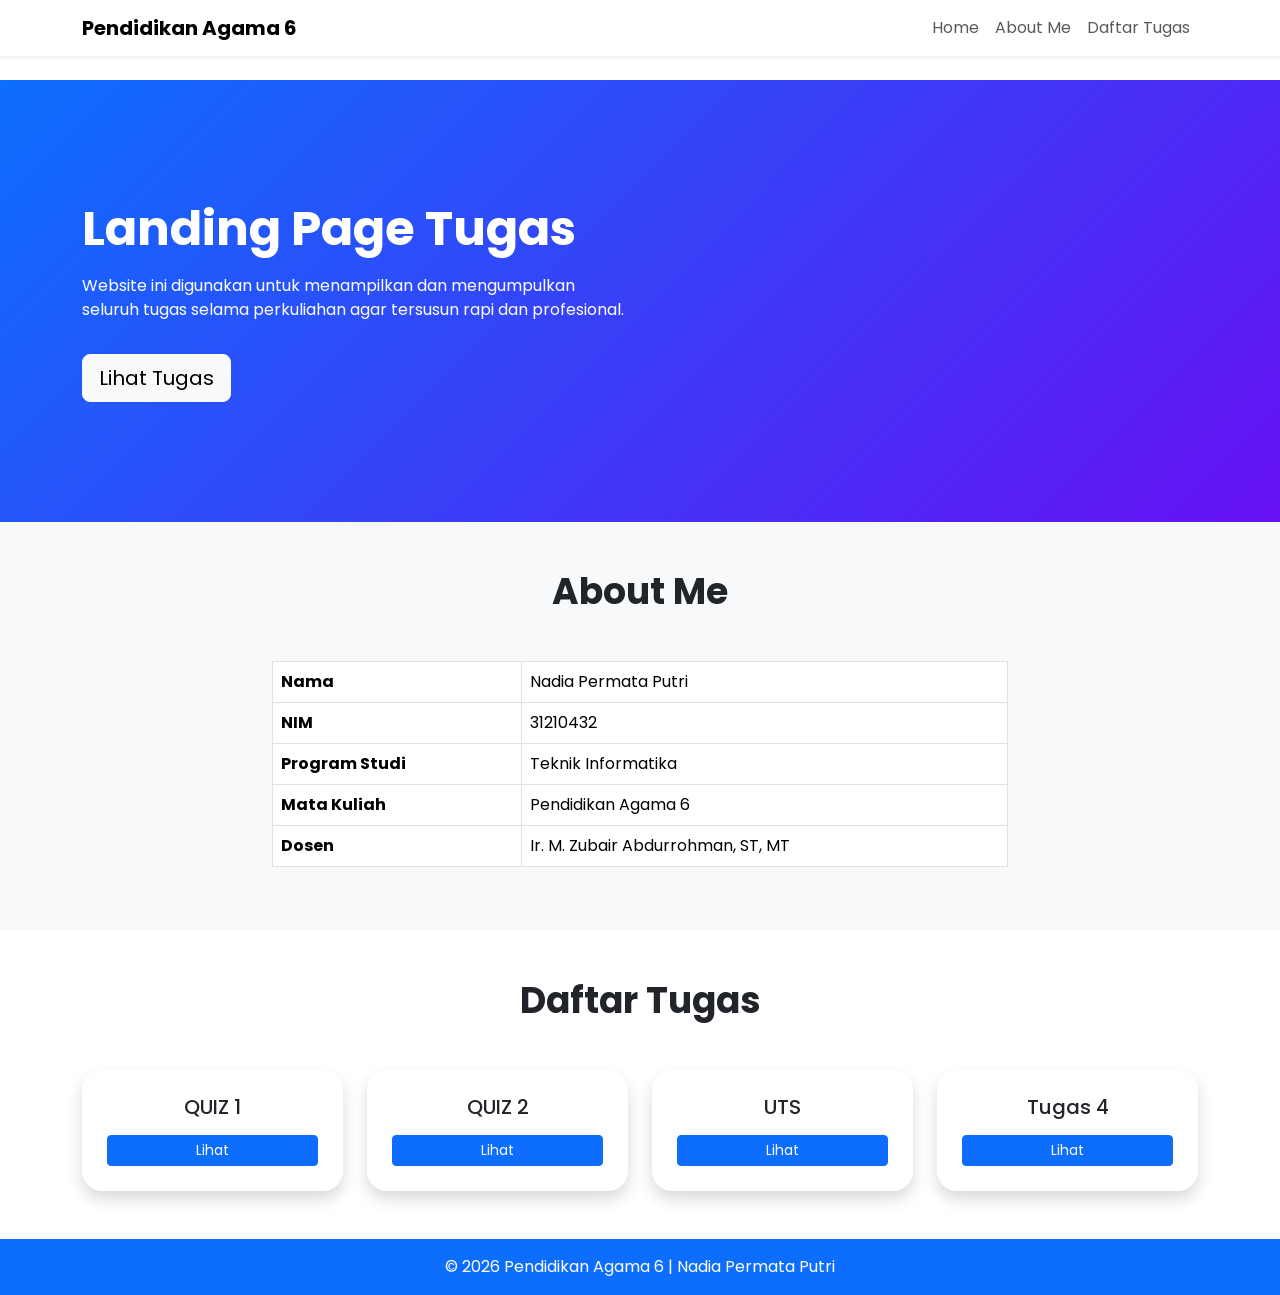
<file: index.html>
<!DOCTYPE html>
<html lang="id">
<head>
    <meta charset="UTF-8">
    <title>Pendidikan Agama 6</title>
    <meta name="viewport" content="width=device-width, initial-scale=1">

    <!-- Bootstrap -->
    <link href="https://cdn.jsdelivr.net/npm/bootstrap@5.3.2/dist/css/bootstrap.min.css" rel="stylesheet">

    <!-- Google Font -->
    <link href="https://fonts.googleapis.com/css2?family=Poppins:wght@400;600;700&display=swap" rel="stylesheet">

    <style>
        body {
            font-family: 'Poppins', sans-serif;
        }

        html {
            scroll-behavior: smooth;
        }

        .hero {
            background: linear-gradient(135deg, #0d6efd, #6610f2);
            color: white;
            padding: 120px 0;
        }

        .hero h1 {
            font-size: 48px;
            font-weight: 700;
        }

        .section-title {
            font-weight: 700;
            font-size: 36px;
        }

        .card-tugas {
            border: none;
            border-radius: 20px;
            padding: 25px;
            transition: 0.3s;
        }

        .card-tugas:hover {
            transform: translateY(-8px);
            box-shadow: 0 15px 25px rgba(0,0,0,0.1);
        }

        footer {
            background: #0d6efd;
            color: white;
        }
    </style>
</head>
<body>

<!-- NAVBAR -->
<nav class="navbar navbar-expand-lg navbar-light bg-white shadow-sm fixed-top">
  <div class="container">
    <a class="navbar-brand fw-bold" href="#">Pendidikan Agama 6</a>

    <button class="navbar-toggler" type="button" data-bs-toggle="collapse" data-bs-target="#menu">
      <span class="navbar-toggler-icon"></span>
    </button>

    <div class="collapse navbar-collapse" id="menu">
      <ul class="navbar-nav ms-auto">
        <li class="nav-item">
          <a class="nav-link" href="#home">Home</a>
        </li>
        <li class="nav-item">
          <a class="nav-link" href="#about">About Me</a>
        </li>
        <li class="nav-item">
          <a class="nav-link" href="#tugas">Daftar Tugas</a>
        </li>
      </ul>
    </div>
  </div>
</nav>

<!-- HOME -->
<section class="hero" style="margin-top:80px;">
    <div class="container">
        <div class="row align-items-center">

            <div class="col-lg-6">
                <h1>Landing Page Tugas</h1>
                <p class="mt-3">
                    Website ini digunakan untuk menampilkan dan mengumpulkan 
                    seluruh tugas selama perkuliahan agar tersusun rapi dan profesional.
                </p>
        <a href="#tugas" class="btn btn-light btn-lg mt-3">Lihat Tugas</a>
    </div>
</section>

<!-- ABOUT ME -->
<section id="about" class="py-5 bg-light">
    <div class="container">
        <h2 class="text-center section-title mb-5">About Me</h2>

        <div class="row justify-content-center">
            <div class="col-md-8">
                <table class="table table-bordered">
                    <tr><th>Nama </th><td>Nadia Permata Putri</td></tr>
                    <tr><th>NIM</th><td>31210432</td></tr>
                    <tr><th>Program Studi</th><td>Teknik Informatika</td></tr>
                
                    <tr><th>Mata Kuliah</th><td>Pendidikan Agama 6</td></tr>
                    <tr><th>Dosen</th><td>Ir. M. Zubair Abdurrohman, ST, MT</td></tr>
                </table>
            </div>
        </div>
    </div>
</section>

<!-- TUGAS -->
<section id="tugas" class="py-5">
    <div class="container">
        <h2 class="text-center section-title mb-5">Daftar Tugas</h2>

        <div class="row g-4 text-center">

            <div class="col-md-6 col-lg-3">
                <div class="card card-tugas shadow">
                    <h5>QUIZ 1</h5>
                    <a href="QUIZ1.html" class="btn btn-primary btn-sm mt-2">Lihat</a>
                </div>
            </div>

              <div class="col-md-6 col-lg-3">
                <div class="card card-tugas shadow">
                    <h5>QUIZ 2</h5>
                    <a href="quiz2.html" class="btn btn-primary btn-sm mt-2">Lihat</a>
                </div>
            </div>


            <div class="col-md-6 col-lg-3">
                <div class="card card-tugas shadow">
                    <h5>UTS</h5>
                    <a href="UTS.html" class="btn btn-primary btn-sm mt-2">Lihat</a>
                </div>
            </div>

            <div class="col-md-6 col-lg-3">
                <div class="card card-tugas shadow">
                    <h5>Tugas 4</h5>
                    <a href="tugas4.html" class="btn btn-primary btn-sm mt-2">Lihat</a>
                </div>
            </div>

        </div>
    </div>
</section>

<footer class="text-center py-3">
    © 2026 Pendidikan Agama 6 | Nadia Permata Putri
</footer>

<script src="https://cdn.jsdelivr.net/npm/bootstrap@5.3.2/dist/js/bootstrap.bundle.min.js"></script>
</body>
</html>
</file>
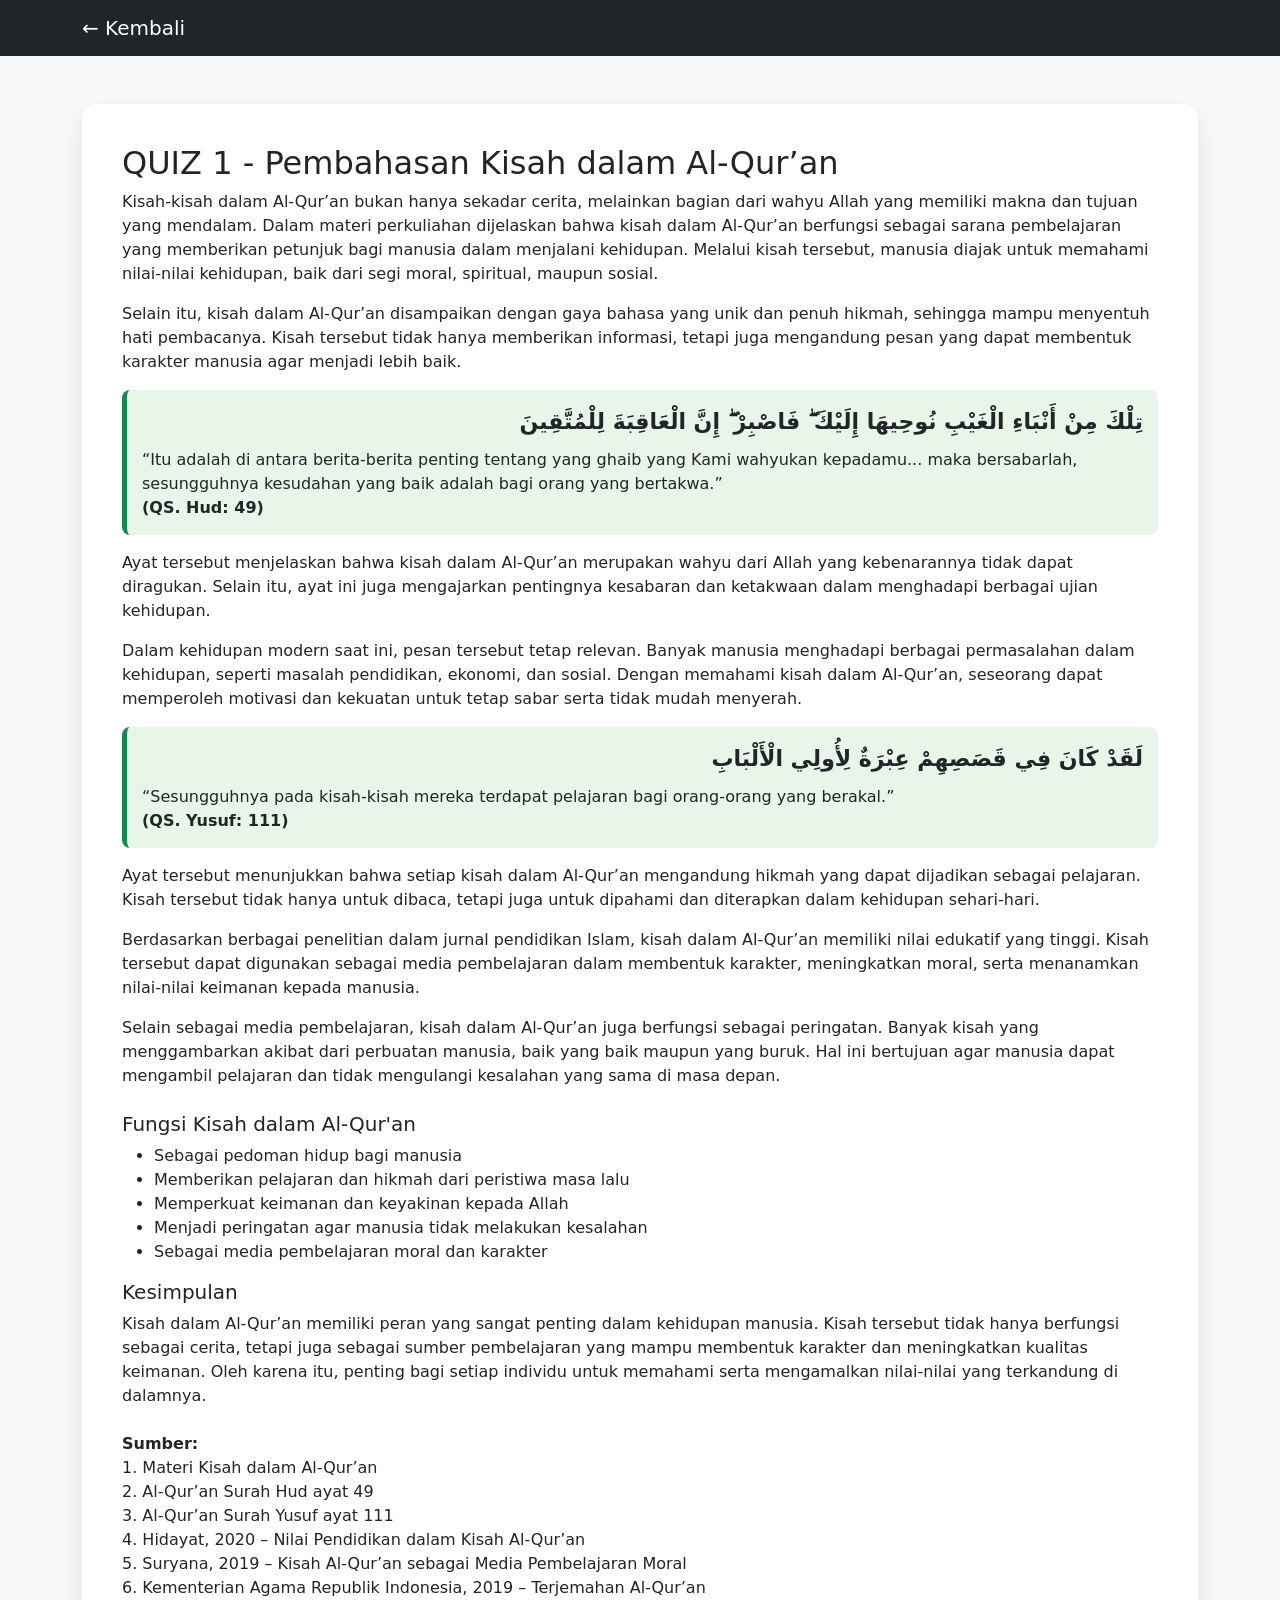
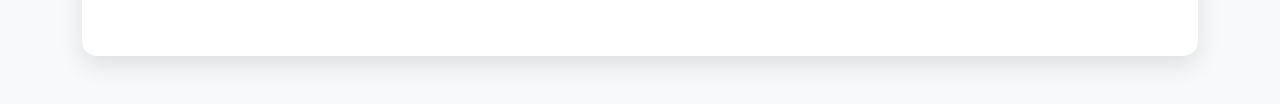
<file: QUIZ1.html>
<!DOCTYPE html>
<html lang="id">
<head>
    <meta charset="UTF-8">
    <title>QUIZ 1</title>
    <meta name="viewport" content="width=device-width, initial-scale=1">

    <link href="https://cdn.jsdelivr.net/npm/bootstrap@5.3.2/dist/css/bootstrap.min.css" rel="stylesheet">

    <style>
        body { background: #f8f9fa; }

        .content { 
            background: white; 
            padding: 40px; 
            border-radius: 15px; 
            box-shadow: 0 10px 25px rgba(0,0,0,0.1);
        }

        .ayat {
            background: #e8f5e9;
            padding: 15px;
            border-left: 5px solid #198754;
            border-radius: 8px;
        }

        .arab {
            font-size: 22px;
            text-align: right;
            direction: rtl;
            font-weight: bold;
            margin-bottom: 10px;
        }
    </style>
</head>
<body>

<nav class="navbar navbar-dark bg-dark">
  <div class="container">
    <a class="navbar-brand" href="index.html">← Kembali</a>
  </div>
</nav>

<div class="container py-5">
<div class="content">

<h2>QUIZ 1 - Pembahasan Kisah dalam Al-Qur’an</h2>

<p>
    Kisah-kisah dalam Al-Qur’an bukan hanya sekadar cerita, melainkan bagian dari wahyu Allah
    yang memiliki makna dan tujuan yang mendalam. Dalam materi perkuliahan dijelaskan bahwa
    kisah dalam Al-Qur’an berfungsi sebagai sarana pembelajaran yang memberikan petunjuk bagi
    manusia dalam menjalani kehidupan. Melalui kisah tersebut, manusia diajak untuk memahami
    nilai-nilai kehidupan, baik dari segi moral, spiritual, maupun sosial.
</p>

<p>
    Selain itu, kisah dalam Al-Qur’an disampaikan dengan gaya bahasa yang unik dan penuh hikmah,
    sehingga mampu menyentuh hati pembacanya. Kisah tersebut tidak hanya memberikan informasi,
    tetapi juga mengandung pesan yang dapat membentuk karakter manusia agar menjadi lebih baik.
</p>

<div class="ayat mt-3">
    <div class="arab">
        تِلْكَ مِنْ أَنْبَاءِ الْغَيْبِ نُوحِيهَا إِلَيْكَ ۖ فَاصْبِرْ ۖ إِنَّ الْعَاقِبَةَ لِلْمُتَّقِينَ
    </div>
    “Itu adalah di antara berita-berita penting tentang yang ghaib yang Kami wahyukan kepadamu...
    maka bersabarlah, sesungguhnya kesudahan yang baik adalah bagi orang yang bertakwa.”
    <br><b>(QS. Hud: 49)</b>
</div>

<p class="mt-3">
    Ayat tersebut menjelaskan bahwa kisah dalam Al-Qur’an merupakan wahyu dari Allah yang
    kebenarannya tidak dapat diragukan. Selain itu, ayat ini juga mengajarkan pentingnya
    kesabaran dan ketakwaan dalam menghadapi berbagai ujian kehidupan.
</p>

<p>
    Dalam kehidupan modern saat ini, pesan tersebut tetap relevan. Banyak manusia menghadapi
    berbagai permasalahan dalam kehidupan, seperti masalah pendidikan, ekonomi, dan sosial.
    Dengan memahami kisah dalam Al-Qur’an, seseorang dapat memperoleh motivasi dan kekuatan
    untuk tetap sabar serta tidak mudah menyerah.
</p>

<div class="ayat mt-3">
    <div class="arab">
        لَقَدْ كَانَ فِي قَصَصِهِمْ عِبْرَةٌ لِأُولِي الْأَلْبَابِ
    </div>
    “Sesungguhnya pada kisah-kisah mereka terdapat pelajaran bagi orang-orang yang berakal.”
    <br><b>(QS. Yusuf: 111)</b>
</div>

<p class="mt-3">
    Ayat tersebut menunjukkan bahwa setiap kisah dalam Al-Qur’an mengandung hikmah yang dapat
    dijadikan sebagai pelajaran. Kisah tersebut tidak hanya untuk dibaca, tetapi juga untuk
    dipahami dan diterapkan dalam kehidupan sehari-hari.
</p>

<p>
    Berdasarkan berbagai penelitian dalam jurnal pendidikan Islam, kisah dalam Al-Qur’an memiliki
    nilai edukatif yang tinggi. Kisah tersebut dapat digunakan sebagai media pembelajaran dalam
    membentuk karakter, meningkatkan moral, serta menanamkan nilai-nilai keimanan kepada manusia.
</p>

<p>
    Selain sebagai media pembelajaran, kisah dalam Al-Qur’an juga berfungsi sebagai peringatan.
    Banyak kisah yang menggambarkan akibat dari perbuatan manusia, baik yang baik maupun yang
    buruk. Hal ini bertujuan agar manusia dapat mengambil pelajaran dan tidak mengulangi kesalahan
    yang sama di masa depan.
</p>

<h5 class="mt-4">Fungsi Kisah dalam Al-Qur'an</h5>
<ul>
    <li>Sebagai pedoman hidup bagi manusia</li>
    <li>Memberikan pelajaran dan hikmah dari peristiwa masa lalu</li>
    <li>Memperkuat keimanan dan keyakinan kepada Allah</li>
    <li>Menjadi peringatan agar manusia tidak melakukan kesalahan</li>
    <li>Sebagai media pembelajaran moral dan karakter</li>
</ul>

<h5>Kesimpulan</h5>
<p>
    Kisah dalam Al-Qur’an memiliki peran yang sangat penting dalam kehidupan manusia.
    Kisah tersebut tidak hanya berfungsi sebagai cerita, tetapi juga sebagai sumber
    pembelajaran yang mampu membentuk karakter dan meningkatkan kualitas keimanan.
    Oleh karena itu, penting bagi setiap individu untuk memahami serta mengamalkan
    nilai-nilai yang terkandung di dalamnya.
</p>


<p class="mt-4">
    <b>Sumber:</b><br>
    1. Materi Kisah dalam Al-Qur’an <br>
    2. Al-Qur’an Surah Hud ayat 49<br>
    3. Al-Qur’an Surah Yusuf ayat 111<br>
    4. Hidayat, 2020 – Nilai Pendidikan dalam Kisah Al-Qur’an<br>
    5. Suryana, 2019 – Kisah Al-Qur’an sebagai Media Pembelajaran Moral<br>
    6. Kementerian Agama Republik Indonesia, 2019 – Terjemahan Al-Qur’an
</p>

</div>
</div>

</body>
</html>
</file>
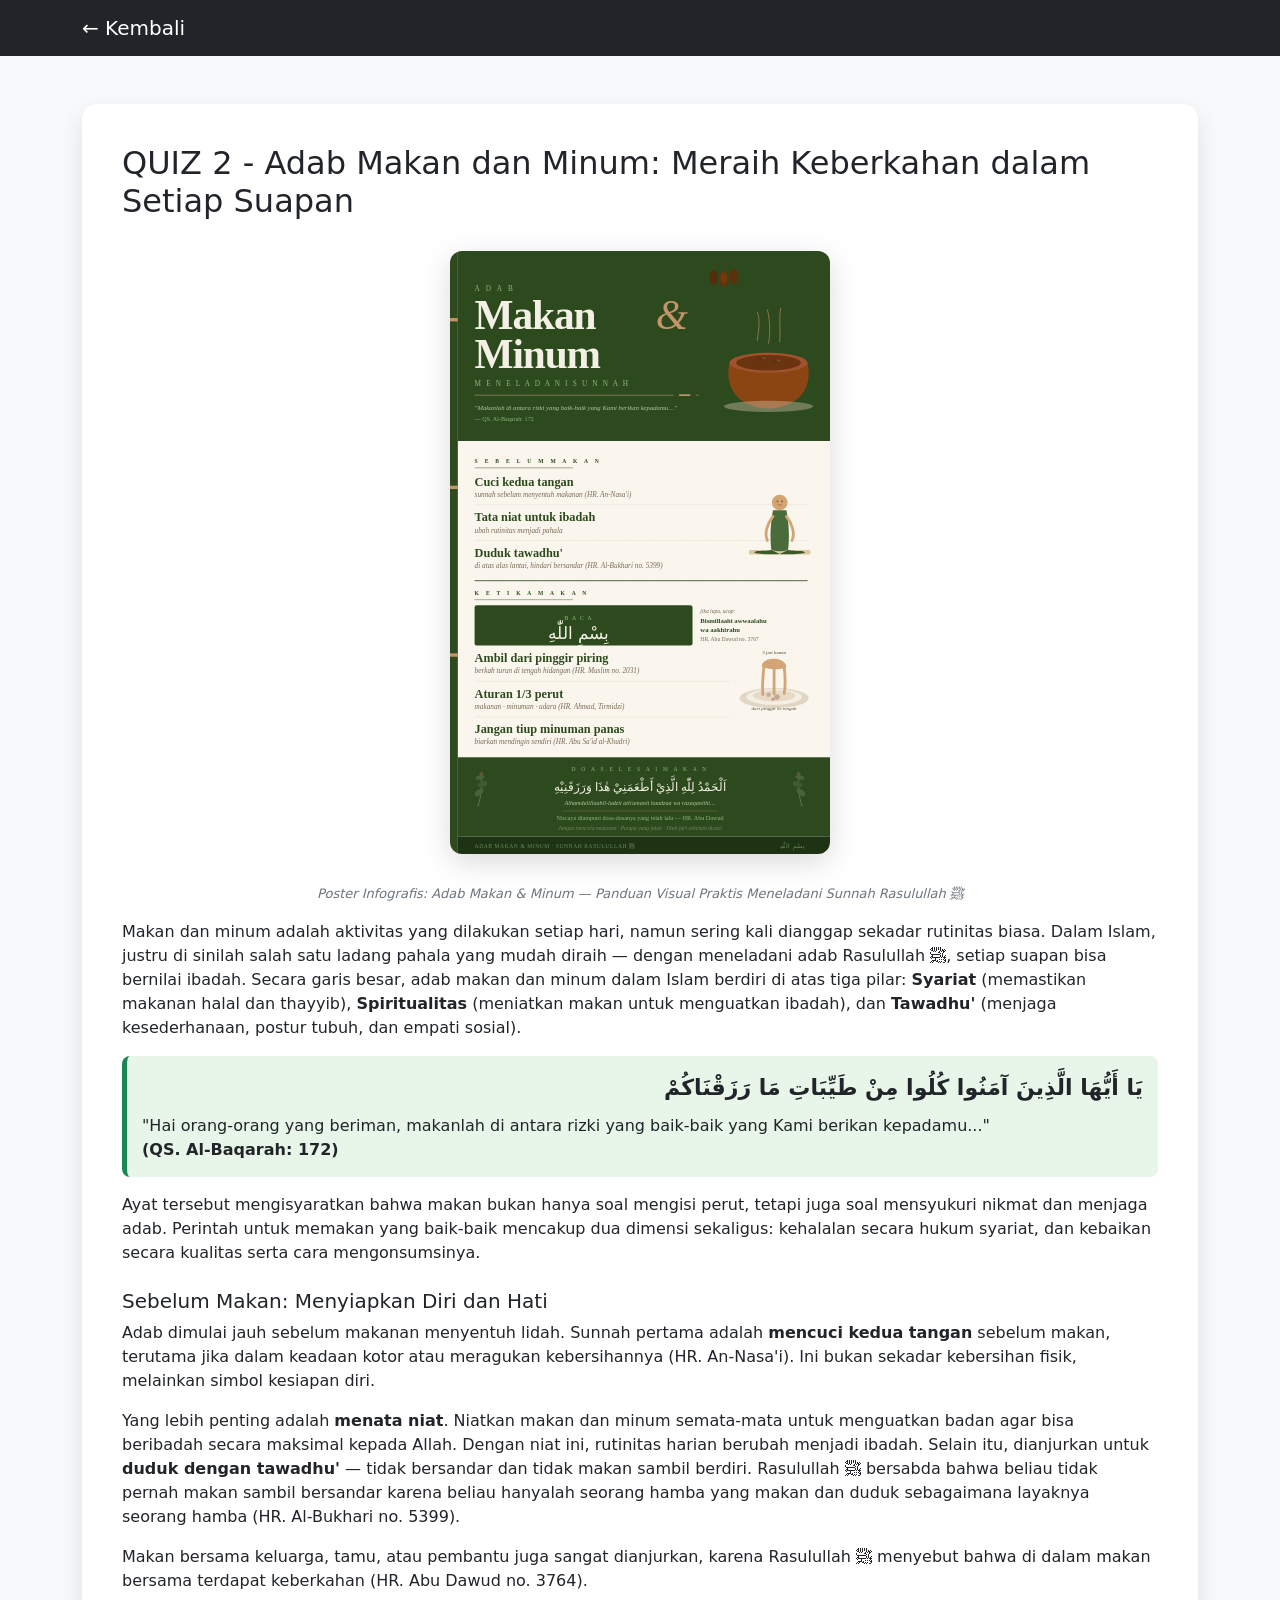
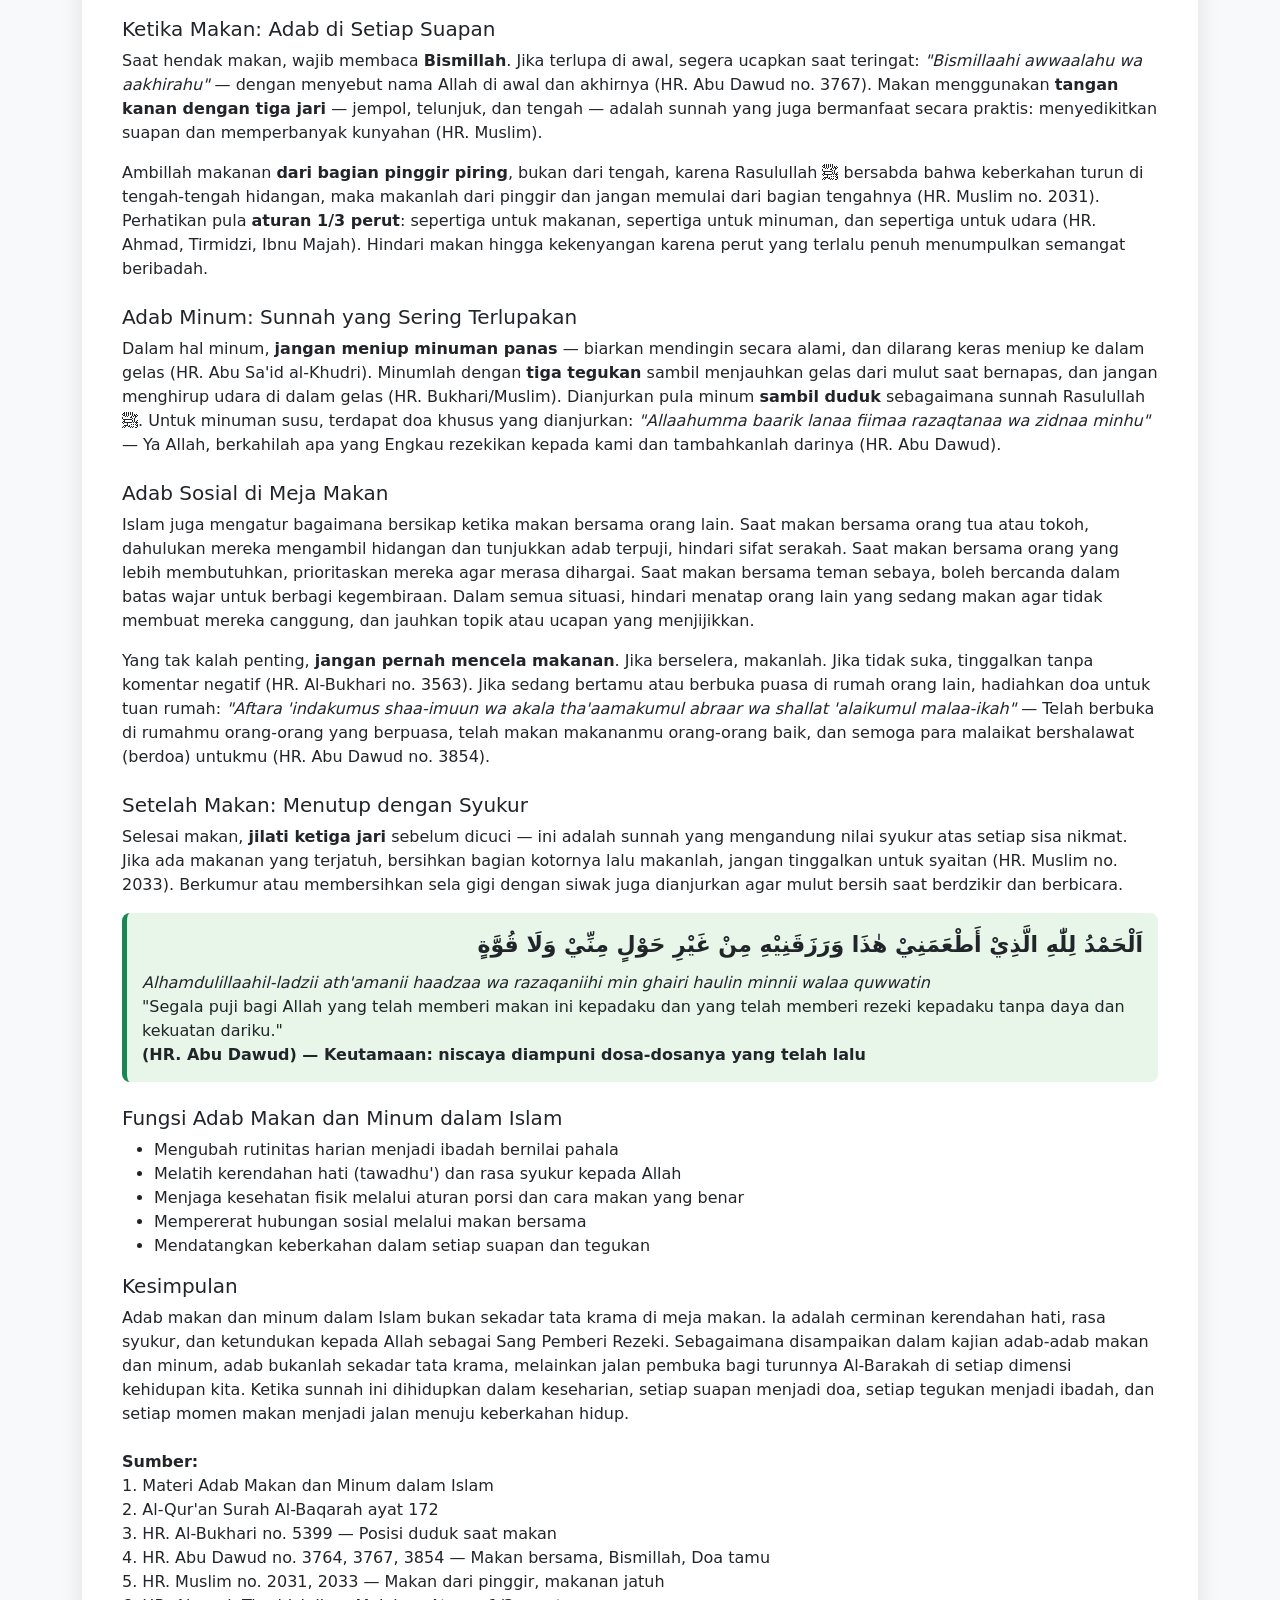
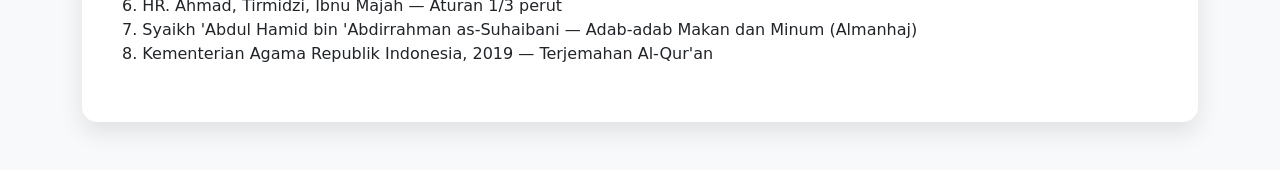
<file: quiz2.html>
<!DOCTYPE html>
<html lang="id">
<head>
    <meta charset="UTF-8">
    <title>QUIZ 2</title>
    <meta name="viewport" content="width=device-width, initial-scale=1">

    <link href="https://cdn.jsdelivr.net/npm/bootstrap@5.3.2/dist/css/bootstrap.min.css" rel="stylesheet">

    <style>
        body { background: #f8f9fa; }

        .content { 
            background: white; 
            padding: 40px; 
            border-radius: 15px; 
            box-shadow: 0 10px 25px rgba(0,0,0,0.1);
        }

        .ayat {
            background: #e8f5e9;
            padding: 15px;
            border-left: 5px solid #198754;
            border-radius: 8px;
        }

        .arab {
            font-size: 22px;
            text-align: right;
            direction: rtl;
            font-weight: bold;
            margin-bottom: 10px;
        }

        .poster-wrapper {
            margin: 30px auto;
            border-radius: 12px;
            overflow: hidden;
            box-shadow: 0 8px 30px rgba(0,0,0,0.15);
            max-width: 380px;
        }

        .poster-wrapper svg {
            display: block;
            width: 100%;
            height: auto;
        }

        .poster-caption {
            text-align: center;
            font-size: 13px;
            color: #6c757d;
            margin-top: 8px;
            font-style: italic;
        }
    </style>
</head>
<body>

<nav class="navbar navbar-dark bg-dark">
  <div class="container">
    <a class="navbar-brand" href="index.html">← Kembali</a>
  </div>
</nav>

<div class="container py-5">
<div class="content">

<h2>QUIZ 2 - Adab Makan dan Minum: Meraih Keberkahan dalam Setiap Suapan</h2>

<!-- POSTER -->
<div class="poster-wrapper">
<svg width="100%" viewBox="0 0 680 1080" role="img" xmlns="http://www.w3.org/2000/svg">
  <rect width="680" height="1080" fill="#FAF6EE"/>
  <pattern id="dots" x="0" y="0" width="20" height="20" patternUnits="userSpaceOnUse">
    <circle cx="10" cy="10" r="0.8" fill="#C8B89A" opacity="0.35"/>
  </pattern>
  <rect width="680" height="1080" fill="url(#dots)"/>
  <rect x="0" y="0" width="14" height="1080" fill="#2D4A1E"/>
  <rect x="0" y="120" width="14" height="6" fill="#C4956A"/>
  <rect x="0" y="420" width="14" height="6" fill="#C4956A"/>
  <rect x="0" y="720" width="14" height="6" fill="#C4956A"/>
  <rect x="14" y="0" width="666" height="340" fill="#2D4A1E"/>
  <text x="44" y="72" font-family="Georgia,serif" font-size="13" fill="#8DB87A" letter-spacing="4">A D A B</text>
  <text x="44" y="140" font-family="Georgia,serif" font-size="74" font-weight="700" fill="#F4EFE4" letter-spacing="-2">Makan</text>
  <text x="368" y="140" font-family="Georgia,serif" font-size="74" font-weight="400" fill="#C4956A" font-style="italic">&amp;</text>
  <text x="44" y="210" font-family="Georgia,serif" font-size="74" font-weight="700" fill="#F4EFE4" letter-spacing="-2">Minum</text>
  <text x="44" y="242" font-family="Georgia,serif" font-size="13" fill="#8DB87A" letter-spacing="3">M E N E L A D A N I   S U N N A H</text>
  <line x1="44" y1="258" x2="400" y2="258" stroke="#C4956A" stroke-width="1"/>
  <line x1="410" y1="258" x2="430" y2="258" stroke="#C4956A" stroke-width="3"/>
  <line x1="440" y1="258" x2="445" y2="258" stroke="#C4956A" stroke-width="1"/>
  <text x="44" y="284" font-family="Georgia,serif" font-size="12" fill="#B0C89A" font-style="italic">"Makanlah di antara rizki yang baik-baik yang Kami berikan kepadamu…"</text>
  <text x="44" y="304" font-family="Georgia,serif" font-size="11" fill="#8DB87A">— QS. Al-Baqarah: 172</text>
  <!-- Bowl illustration -->
  <g transform="translate(570,170)">
    <path d="M-70,30 C-80,80 -50,110 0,112 C50,110 80,80 70,30Z" fill="#8B4513"/>
    <ellipse cx="0" cy="30" rx="70" ry="18" fill="#A0522D"/>
    <ellipse cx="0" cy="30" rx="58" ry="14" fill="#6B3410"/>
    <path d="M-20,-10 C-18,-30 -14,-45 -20,-60" fill="none" stroke="#C4956A" stroke-width="1.5" stroke-linecap="round" opacity="0.7"/>
    <path d="M0,-5 C4,-28 2,-48 -2,-65" fill="none" stroke="#C4956A" stroke-width="1.5" stroke-linecap="round" opacity="0.7"/>
    <path d="M20,-8 C22,-32 18,-50 22,-68" fill="none" stroke="#C4956A" stroke-width="1.5" stroke-linecap="round" opacity="0.7"/>
    <ellipse cx="-15" cy="24" rx="8" ry="3" fill="#5A2D0A" opacity="0.5"/>
    <ellipse cx="10" cy="28" rx="6" ry="2" fill="#5A2D0A" opacity="0.4"/>
    <ellipse cx="-8" cy="22" rx="3" ry="1.5" fill="#4A7A30" opacity="0.8" transform="rotate(-20,-8,22)"/>
    <ellipse cx="18" cy="26" rx="3" ry="1.5" fill="#4A7A30" opacity="0.8" transform="rotate(15,18,26)"/>
    <ellipse cx="0" cy="108" rx="80" ry="10" fill="#D4C5B0" opacity="0.4"/>
  </g>
  <!-- Dates -->
  <g transform="translate(490,50)" opacity="0.6">
    <ellipse cx="0" cy="0" rx="8" ry="14" fill="#8B2500"/>
    <ellipse cx="0" cy="-2" rx="6" ry="10" fill="#A03000"/>
    <line x1="0" y1="-14" x2="0" y2="-22" stroke="#5C3A1E" stroke-width="1.5"/>
    <ellipse cx="18" cy="-4" rx="8" ry="14" fill="#7A2000"/>
    <line x1="18" y1="-18" x2="18" y2="-26" stroke="#5C3A1E" stroke-width="1.5"/>
    <ellipse cx="-18" cy="-2" rx="8" ry="13" fill="#6B1E00"/>
    <line x1="-18" y1="-15" x2="-20" y2="-23" stroke="#5C3A1E" stroke-width="1.5"/>
    <path d="M-20,-23 C-10,-30 10,-30 18,-26" fill="none" stroke="#5C3A1E" stroke-width="1.5"/>
  </g>
  <!-- Sebelum Makan section -->
  <text x="44" y="380" font-family="Georgia,serif" font-size="10" fill="#2D4A1E" letter-spacing="5" font-weight="700">S E B E L U M   M A K A N</text>
  <line x1="44" y1="388" x2="220" y2="388" stroke="#2D4A1E" stroke-width="0.8"/>
  <text x="44" y="420" font-family="Georgia,serif" font-size="22" font-weight="700" fill="#2D4A1E">Cuci kedua tangan</text>
  <text x="44" y="440" font-family="Georgia,serif" font-size="13" fill="#7A6A55" font-style="italic">sunnah sebelum menyentuh makanan (HR. An-Nasa'i)</text>
  <line x1="44" y1="454" x2="640" y2="454" stroke="#D4C5B0" stroke-width="0.5"/>
  <text x="44" y="484" font-family="Georgia,serif" font-size="22" font-weight="700" fill="#2D4A1E">Tata niat untuk ibadah</text>
  <text x="44" y="504" font-family="Georgia,serif" font-size="13" fill="#7A6A55" font-style="italic">ubah rutinitas menjadi pahala</text>
  <line x1="44" y1="518" x2="640" y2="518" stroke="#D4C5B0" stroke-width="0.5"/>
  <text x="44" y="548" font-family="Georgia,serif" font-size="22" font-weight="700" fill="#2D4A1E">Duduk tawadhu'</text>
  <text x="44" y="568" font-family="Georgia,serif" font-size="13" fill="#7A6A55" font-style="italic">di atas alas lantai, hindari bersandar (HR. Al-Bukhari no. 5399)</text>
  <!-- Sitting figure -->
  <g transform="translate(590,480)">
    <rect x="-55" y="55" width="110" height="8" rx="2" fill="#C8A870" opacity="0.6"/>
    <circle cx="0" cy="-30" r="14" fill="#D4A574"/>
    <circle cx="-4" cy="-32" r="1.5" fill="#7A4A25"/>
    <circle cx="4" cy="-32" r="1.5" fill="#7A4A25"/>
    <path d="M-3,-26 Q0,-24 3,-26" fill="none" stroke="#7A4A25" stroke-width="1" stroke-linecap="round"/>
    <path d="M-12,-16 C-16,5 -18,30 -15,55 C-5,58 5,58 15,55 C18,30 16,5 12,-16Z" fill="#4A6B3A"/>
    <path d="M-12,-5 C-22,8 -28,25 -22,38" fill="none" stroke="#D4A574" stroke-width="5" stroke-linecap="round"/>
    <path d="M12,-5 C22,8 28,25 22,38" fill="none" stroke="#D4A574" stroke-width="5" stroke-linecap="round"/>
    <path d="M-15,55 C-30,58 -45,55 -45,60 C-45,62 -10,64 0,62" fill="#3A5A2A"/>
    <path d="M15,55 C30,58 45,55 45,60 C45,62 10,64 0,62" fill="#3A5A2A"/>
  </g>
  <!-- Ketika Makan -->
  <line x1="44" y1="590" x2="640" y2="590" stroke="#2D4A1E" stroke-width="1.5"/>
  <text x="44" y="616" font-family="Georgia,serif" font-size="10" fill="#2D4A1E" letter-spacing="5" font-weight="700">K E T I K A   M A K A N</text>
  <line x1="44" y1="624" x2="220" y2="624" stroke="#2D4A1E" stroke-width="0.8"/>
  <!-- Bismillah card -->
  <rect x="44" y="634" width="390" height="72" fill="#2D4A1E" rx="4"/>
  <text x="230" y="660" font-family="Georgia,serif" font-size="11" fill="#8DB87A" text-anchor="middle" letter-spacing="2">B A C A</text>
  <text x="230" y="694" font-family="Georgia,serif" font-size="30" fill="#F4EFE4" text-anchor="middle">بِسْمِ اللّٰهِ</text>
  <text x="448" y="648" font-family="Georgia,serif" font-size="10" fill="#7A6A55" font-style="italic">jika lupa, ucap:</text>
  <text x="448" y="666" font-family="Georgia,serif" font-size="12" fill="#2D4A1E" font-weight="700">Bismillaahi awwaalahu</text>
  <text x="448" y="682" font-family="Georgia,serif" font-size="12" fill="#2D4A1E" font-weight="700">wa aakhirahu</text>
  <text x="448" y="698" font-family="Georgia,serif" font-size="10" fill="#7A6A55">HR. Abu Dawud no. 3767</text>
  <!-- Plate illustration -->
  <g transform="translate(580,780)">
    <ellipse cx="0" cy="20" rx="62" ry="18" fill="#C8B89A" opacity="0.5"/>
    <ellipse cx="0" cy="18" rx="50" ry="14" fill="#F4EFE4"/>
    <ellipse cx="0" cy="16" rx="38" ry="10" fill="#D4B89A" opacity="0.4"/>
    <circle cx="-10" cy="14" r="4" fill="#A08060" opacity="0.5"/>
    <circle cx="5" cy="18" r="5" fill="#8B6040" opacity="0.4"/>
    <circle cx="-2" cy="22" r="3" fill="#7A5030" opacity="0.4"/>
    <text x="0" y="42" font-family="Georgia,serif" font-size="9" fill="#5A4A35" text-anchor="middle" font-style="italic">dari pinggir ke tengah</text>
    <path d="M-18,-38 C-20,-20 -22,0 -20,14" fill="none" stroke="#D4A574" stroke-width="5" stroke-linecap="round"/>
    <path d="M0,-42 C0,-22 0,0 0,12" fill="none" stroke="#D4A574" stroke-width="5" stroke-linecap="round"/>
    <path d="M18,-36 C20,-18 20,2 18,12" fill="none" stroke="#D4A574" stroke-width="5" stroke-linecap="round"/>
    <path d="M-22,-38 C-20,-55 20,-55 22,-36 C20,-30 -20,-30 -22,-38Z" fill="#D4A574"/>
    <text x="0" y="-58" font-family="Georgia,serif" font-size="9" fill="#5A4A35" text-anchor="middle">3 jari kanan</text>
  </g>
  <text x="44" y="736" font-family="Georgia,serif" font-size="22" font-weight="700" fill="#2D4A1E">Ambil dari pinggir piring</text>
  <text x="44" y="756" font-family="Georgia,serif" font-size="13" fill="#7A6A55" font-style="italic">berkah turun di tengah hidangan (HR. Muslim no. 2031)</text>
  <line x1="44" y1="770" x2="500" y2="770" stroke="#D4C5B0" stroke-width="0.5"/>
  <text x="44" y="800" font-family="Georgia,serif" font-size="22" font-weight="700" fill="#2D4A1E">Aturan 1/3 perut</text>
  <text x="44" y="820" font-family="Georgia,serif" font-size="13" fill="#7A6A55" font-style="italic">makanan · minuman · udara (HR. Ahmad, Tirmidzi)</text>
  <line x1="44" y1="834" x2="500" y2="834" stroke="#D4C5B0" stroke-width="0.5"/>
  <text x="44" y="862" font-family="Georgia,serif" font-size="22" font-weight="700" fill="#2D4A1E">Jangan tiup minuman panas</text>
  <text x="44" y="882" font-family="Georgia,serif" font-size="13" fill="#7A6A55" font-style="italic">biarkan mendingin sendiri (HR. Abu Sa'id al-Khudri)</text>
  <!-- Doa penutup block -->
  <rect x="14" y="906" width="666" height="142" fill="#2D4A1E"/>
  <!-- Olive branches -->
  <g transform="translate(50,964)" opacity="0.55">
    <path d="M0,30 C5,15 8,-5 5,-28" fill="none" stroke="#8DB87A" stroke-width="1.5" stroke-linecap="round"/>
    <ellipse cx="2" cy="5" rx="9" ry="5" fill="#5C7A4E" transform="rotate(-35,2,5)"/>
    <ellipse cx="8" cy="-10" rx="9" ry="5" fill="#4A6B3A" transform="rotate(-20,8,-10)"/>
    <ellipse cx="4" cy="-22" rx="8" ry="4" fill="#5C7A4E" transform="rotate(-10,4,-22)"/>
    <circle cx="6" cy="-28" r="3.5" fill="#8B6040"/>
  </g>
  <g transform="translate(630,964)" opacity="0.55">
    <path d="M0,30 C-5,15 -8,-5 -5,-28" fill="none" stroke="#8DB87A" stroke-width="1.5" stroke-linecap="round"/>
    <ellipse cx="-2" cy="5" rx="9" ry="5" fill="#5C7A4E" transform="rotate(35,-2,5)"/>
    <ellipse cx="-8" cy="-10" rx="9" ry="5" fill="#4A6B3A" transform="rotate(20,-8,-10)"/>
    <ellipse cx="-4" cy="-22" rx="8" ry="4" fill="#5C7A4E" transform="rotate(10,-4,-22)"/>
    <circle cx="-6" cy="-28" r="3.5" fill="#8B6040"/>
  </g>
  <text x="340" y="930" font-family="Georgia,serif" font-size="10" fill="#8DB87A" text-anchor="middle" letter-spacing="4">D O A   S E L E S A I   M A K A N</text>
  <text x="340" y="966" font-family="Georgia,serif" font-size="21" fill="#F4EFE4" text-anchor="middle">اَلْحَمْدُ لِلّٰهِ الَّذِيْ أَطْعَمَنِيْ هٰذَا وَرَزَقَنِيْهِ</text>
  <text x="340" y="992" font-family="Georgia,serif" font-size="11" fill="#B0C89A" text-anchor="middle" font-style="italic">Alhamdulillaahil-ladzii ath'amanii haadzaa wa razaqaniihi…</text>
  <line x1="200" y1="1002" x2="340" y2="1002" stroke="#C4956A" stroke-width="0.5"/>
  <line x1="340" y1="1002" x2="480" y2="1002" stroke="#C4956A" stroke-width="0.5"/>
  <text x="340" y="1018" font-family="Georgia,serif" font-size="11" fill="#8DB87A" text-anchor="middle">Niscaya diampuni dosa-dosanya yang telah lalu — HR. Abu Dawud</text>
  <text x="340" y="1036" font-family="Georgia,serif" font-size="10" fill="#6A8A5A" text-anchor="middle" font-style="italic">Jangan mencela makanan · Pungut yang jatuh · Jilati jari sebelum dicuci</text>
  <rect x="14" y="1048" width="666" height="32" fill="#1E3214"/>
  <text x="44" y="1068" font-family="Georgia,serif" font-size="10" fill="#6A8A5A" letter-spacing="1">ADAB MAKAN &amp; MINUM · SUNNAH RASULULLAH ﷺ</text>
  <text x="636" y="1068" font-family="Georgia,serif" font-size="10" fill="#6A8A5A" text-anchor="end" letter-spacing="1">بِسْمِ اللّٰهِ</text>
</svg>
</div>
<p class="poster-caption">Poster Infografis: Adab Makan &amp; Minum — Panduan Visual Praktis Meneladani Sunnah Rasulullah ﷺ</p>

<p>
    Makan dan minum adalah aktivitas yang dilakukan setiap hari, namun sering kali dianggap
    sekadar rutinitas biasa. Dalam Islam, justru di sinilah salah satu ladang pahala yang mudah
    diraih — dengan meneladani adab Rasulullah ﷺ, setiap suapan bisa bernilai ibadah. Secara
    garis besar, adab makan dan minum dalam Islam berdiri di atas tiga pilar: <b>Syariat</b>
    (memastikan makanan halal dan thayyib), <b>Spiritualitas</b> (meniatkan makan untuk
    menguatkan ibadah), dan <b>Tawadhu'</b> (menjaga kesederhanaan, postur tubuh, dan empati
    sosial).
</p>

<div class="ayat mt-3">
    <div class="arab">
        يَا أَيُّهَا الَّذِينَ آمَنُوا كُلُوا مِنْ طَيِّبَاتِ مَا رَزَقْنَاكُمْ
    </div>
    "Hai orang-orang yang beriman, makanlah di antara rizki yang baik-baik yang Kami berikan kepadamu..."
    <br><b>(QS. Al-Baqarah: 172)</b>
</div>

<p class="mt-3">
    Ayat tersebut mengisyaratkan bahwa makan bukan hanya soal mengisi perut, tetapi juga soal
    mensyukuri nikmat dan menjaga adab. Perintah untuk memakan yang baik-baik mencakup dua
    dimensi sekaligus: kehalalan secara hukum syariat, dan kebaikan secara kualitas serta cara
    mengonsumsinya.
</p>

<h5 class="mt-4">Sebelum Makan: Menyiapkan Diri dan Hati</h5>
<p>
    Adab dimulai jauh sebelum makanan menyentuh lidah. Sunnah pertama adalah <b>mencuci kedua
    tangan</b> sebelum makan, terutama jika dalam keadaan kotor atau meragukan kebersihannya
    (HR. An-Nasa'i). Ini bukan sekadar kebersihan fisik, melainkan simbol kesiapan diri.
</p>

<p>
    Yang lebih penting adalah <b>menata niat</b>. Niatkan makan dan minum semata-mata untuk
    menguatkan badan agar bisa beribadah secara maksimal kepada Allah. Dengan niat ini, rutinitas
    harian berubah menjadi ibadah. Selain itu, dianjurkan untuk <b>duduk dengan tawadhu'</b> —
    tidak bersandar dan tidak makan sambil berdiri. Rasulullah ﷺ bersabda bahwa beliau tidak
    pernah makan sambil bersandar karena beliau hanyalah seorang hamba yang makan dan duduk
    sebagaimana layaknya seorang hamba (HR. Al-Bukhari no. 5399).
</p>

<p>
    Makan bersama keluarga, tamu, atau pembantu juga sangat dianjurkan, karena Rasulullah ﷺ
    menyebut bahwa di dalam makan bersama terdapat keberkahan (HR. Abu Dawud no. 3764).
</p>

<h5 class="mt-4">Ketika Makan: Adab di Setiap Suapan</h5>
<p>
    Saat hendak makan, wajib membaca <b>Bismillah</b>. Jika terlupa di awal, segera ucapkan
    saat teringat: <i>"Bismillaahi awwaalahu wa aakhirahu"</i> — dengan menyebut nama Allah di
    awal dan akhirnya (HR. Abu Dawud no. 3767). Makan menggunakan <b>tangan kanan dengan tiga
    jari</b> — jempol, telunjuk, dan tengah — adalah sunnah yang juga bermanfaat secara praktis:
    menyedikitkan suapan dan memperbanyak kunyahan (HR. Muslim).
</p>

<p>
    Ambillah makanan <b>dari bagian pinggir piring</b>, bukan dari tengah, karena Rasulullah ﷺ
    bersabda bahwa keberkahan turun di tengah-tengah hidangan, maka makanlah dari pinggir dan
    jangan memulai dari bagian tengahnya (HR. Muslim no. 2031). Perhatikan pula <b>aturan 1/3
    perut</b>: sepertiga untuk makanan, sepertiga untuk minuman, dan sepertiga untuk udara
    (HR. Ahmad, Tirmidzi, Ibnu Majah). Hindari makan hingga kekenyangan karena perut yang terlalu
    penuh menumpulkan semangat beribadah.
</p>

<h5 class="mt-4">Adab Minum: Sunnah yang Sering Terlupakan</h5>
<p>
    Dalam hal minum, <b>jangan meniup minuman panas</b> — biarkan mendingin secara alami, dan
    dilarang keras meniup ke dalam gelas (HR. Abu Sa'id al-Khudri). Minumlah dengan <b>tiga
    tegukan</b> sambil menjauhkan gelas dari mulut saat bernapas, dan jangan menghirup udara
    di dalam gelas (HR. Bukhari/Muslim). Dianjurkan pula minum <b>sambil duduk</b> sebagaimana
    sunnah Rasulullah ﷺ. Untuk minuman susu, terdapat doa khusus yang dianjurkan:
    <i>"Allaahumma baarik lanaa fiimaa razaqtanaa wa zidnaa minhu"</i> — Ya Allah, berkahilah
    apa yang Engkau rezekikan kepada kami dan tambahkanlah darinya (HR. Abu Dawud).
</p>

<h5 class="mt-4">Adab Sosial di Meja Makan</h5>
<p>
    Islam juga mengatur bagaimana bersikap ketika makan bersama orang lain. Saat makan bersama
    orang tua atau tokoh, dahulukan mereka mengambil hidangan dan tunjukkan adab terpuji, hindari
    sifat serakah. Saat makan bersama orang yang lebih membutuhkan, prioritaskan mereka agar
    merasa dihargai. Saat makan bersama teman sebaya, boleh bercanda dalam batas wajar untuk
    berbagi kegembiraan. Dalam semua situasi, hindari menatap orang lain yang sedang makan agar
    tidak membuat mereka canggung, dan jauhkan topik atau ucapan yang menjijikkan.
</p>

<p>
    Yang tak kalah penting, <b>jangan pernah mencela makanan</b>. Jika berselera, makanlah.
    Jika tidak suka, tinggalkan tanpa komentar negatif (HR. Al-Bukhari no. 3563). Jika sedang
    bertamu atau berbuka puasa di rumah orang lain, hadiahkan doa untuk tuan rumah:
    <i>"Aftara 'indakumus shaa-imuun wa akala tha'aamakumul abraar wa shallat 'alaikumul
    malaa-ikah"</i> — Telah berbuka di rumahmu orang-orang yang berpuasa, telah makan
    makananmu orang-orang baik, dan semoga para malaikat bershalawat (berdoa) untukmu
    (HR. Abu Dawud no. 3854).
</p>

<h5 class="mt-4">Setelah Makan: Menutup dengan Syukur</h5>
<p>
    Selesai makan, <b>jilati ketiga jari</b> sebelum dicuci — ini adalah sunnah yang mengandung
    nilai syukur atas setiap sisa nikmat. Jika ada makanan yang terjatuh, bersihkan bagian
    kotornya lalu makanlah, jangan tinggalkan untuk syaitan (HR. Muslim no. 2033). Berkumur
    atau membersihkan sela gigi dengan siwak juga dianjurkan agar mulut bersih saat berdzikir
    dan berbicara.
</p>

<div class="ayat mt-3">
    <div class="arab">
        اَلْحَمْدُ لِلّٰهِ الَّذِيْ أَطْعَمَنِيْ هٰذَا وَرَزَقَنِيْهِ مِنْ غَيْرِ حَوْلٍ مِنِّيْ وَلَا قُوَّةٍ
    </div>
    <i>Alhamdulillaahil-ladzii ath'amanii haadzaa wa razaqaniihi min ghairi haulin minnii walaa quwwatin</i>
    <br>"Segala puji bagi Allah yang telah memberi makan ini kepadaku dan yang telah memberi
    rezeki kepadaku tanpa daya dan kekuatan dariku."
    <br><b>(HR. Abu Dawud) — Keutamaan: niscaya diampuni dosa-dosanya yang telah lalu</b>
</div>

<h5 class="mt-4">Fungsi Adab Makan dan Minum dalam Islam</h5>
<ul>
    <li>Mengubah rutinitas harian menjadi ibadah bernilai pahala</li>
    <li>Melatih kerendahan hati (tawadhu') dan rasa syukur kepada Allah</li>
    <li>Menjaga kesehatan fisik melalui aturan porsi dan cara makan yang benar</li>
    <li>Mempererat hubungan sosial melalui makan bersama</li>
    <li>Mendatangkan keberkahan dalam setiap suapan dan tegukan</li>
</ul>

<h5>Kesimpulan</h5>
<p>
    Adab makan dan minum dalam Islam bukan sekadar tata krama di meja makan. Ia adalah cerminan
    kerendahan hati, rasa syukur, dan ketundukan kepada Allah sebagai Sang Pemberi Rezeki.
    Sebagaimana disampaikan dalam kajian adab-adab makan dan minum, adab bukanlah sekadar tata
    krama, melainkan jalan pembuka bagi turunnya Al-Barakah di setiap dimensi kehidupan kita.
    Ketika sunnah ini dihidupkan dalam keseharian, setiap suapan menjadi doa, setiap tegukan
    menjadi ibadah, dan setiap momen makan menjadi jalan menuju keberkahan hidup.
</p>

<p class="mt-4">
    <b>Sumber:</b><br>
    1. Materi Adab Makan dan Minum dalam Islam<br>
    2. Al-Qur'an Surah Al-Baqarah ayat 172<br>
    3. HR. Al-Bukhari no. 5399 — Posisi duduk saat makan<br>
    4. HR. Abu Dawud no. 3764, 3767, 3854 — Makan bersama, Bismillah, Doa tamu<br>
    5. HR. Muslim no. 2031, 2033 — Makan dari pinggir, makanan jatuh<br>
    6. HR. Ahmad, Tirmidzi, Ibnu Majah — Aturan 1/3 perut<br>
    7. Syaikh 'Abdul Hamid bin 'Abdirrahman as-Suhaibani — Adab-adab Makan dan Minum (Almanhaj)<br>
    8. Kementerian Agama Republik Indonesia, 2019 — Terjemahan Al-Qur'an
</p>

</div>
</div>

</body>
</html>
</file>
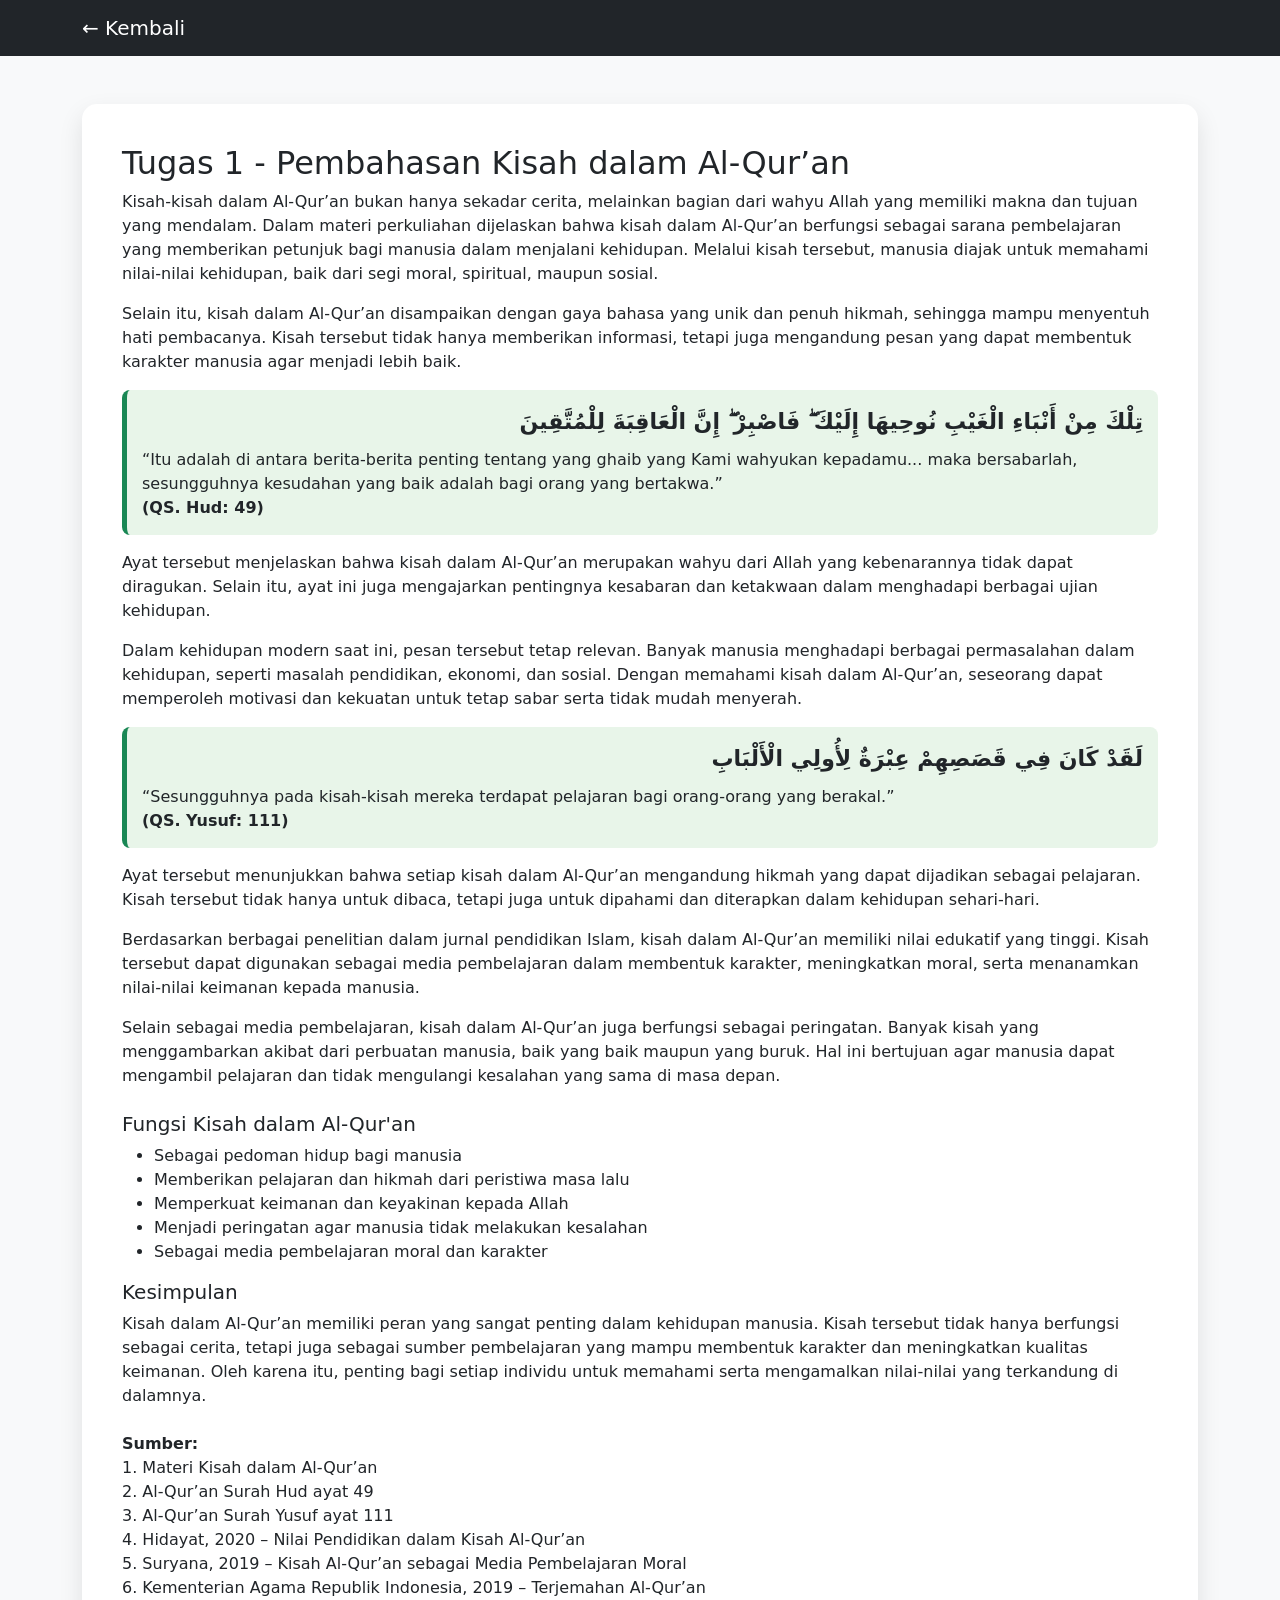
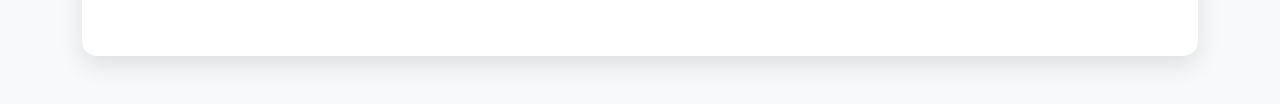
<file: tugas1.html>
<!DOCTYPE html>
<html lang="id">
<head>
    <meta charset="UTF-8">
    <title>Tugas 1</title>
    <meta name="viewport" content="width=device-width, initial-scale=1">

    <link href="https://cdn.jsdelivr.net/npm/bootstrap@5.3.2/dist/css/bootstrap.min.css" rel="stylesheet">

    <style>
        body { background: #f8f9fa; }

        .content { 
            background: white; 
            padding: 40px; 
            border-radius: 15px; 
            box-shadow: 0 10px 25px rgba(0,0,0,0.1);
        }

        .ayat {
            background: #e8f5e9;
            padding: 15px;
            border-left: 5px solid #198754;
            border-radius: 8px;
        }

        .arab {
            font-size: 22px;
            text-align: right;
            direction: rtl;
            font-weight: bold;
            margin-bottom: 10px;
        }
    </style>
</head>
<body>

<nav class="navbar navbar-dark bg-dark">
  <div class="container">
    <a class="navbar-brand" href="index.html">← Kembali</a>
  </div>
</nav>

<div class="container py-5">
<div class="content">

<h2>Tugas 1 - Pembahasan Kisah dalam Al-Qur’an</h2>

<p>
    Kisah-kisah dalam Al-Qur’an bukan hanya sekadar cerita, melainkan bagian dari wahyu Allah
    yang memiliki makna dan tujuan yang mendalam. Dalam materi perkuliahan dijelaskan bahwa
    kisah dalam Al-Qur’an berfungsi sebagai sarana pembelajaran yang memberikan petunjuk bagi
    manusia dalam menjalani kehidupan. Melalui kisah tersebut, manusia diajak untuk memahami
    nilai-nilai kehidupan, baik dari segi moral, spiritual, maupun sosial.
</p>

<p>
    Selain itu, kisah dalam Al-Qur’an disampaikan dengan gaya bahasa yang unik dan penuh hikmah,
    sehingga mampu menyentuh hati pembacanya. Kisah tersebut tidak hanya memberikan informasi,
    tetapi juga mengandung pesan yang dapat membentuk karakter manusia agar menjadi lebih baik.
</p>

<div class="ayat mt-3">
    <div class="arab">
        تِلْكَ مِنْ أَنْبَاءِ الْغَيْبِ نُوحِيهَا إِلَيْكَ ۖ فَاصْبِرْ ۖ إِنَّ الْعَاقِبَةَ لِلْمُتَّقِينَ
    </div>
    “Itu adalah di antara berita-berita penting tentang yang ghaib yang Kami wahyukan kepadamu...
    maka bersabarlah, sesungguhnya kesudahan yang baik adalah bagi orang yang bertakwa.”
    <br><b>(QS. Hud: 49)</b>
</div>

<p class="mt-3">
    Ayat tersebut menjelaskan bahwa kisah dalam Al-Qur’an merupakan wahyu dari Allah yang
    kebenarannya tidak dapat diragukan. Selain itu, ayat ini juga mengajarkan pentingnya
    kesabaran dan ketakwaan dalam menghadapi berbagai ujian kehidupan.
</p>

<p>
    Dalam kehidupan modern saat ini, pesan tersebut tetap relevan. Banyak manusia menghadapi
    berbagai permasalahan dalam kehidupan, seperti masalah pendidikan, ekonomi, dan sosial.
    Dengan memahami kisah dalam Al-Qur’an, seseorang dapat memperoleh motivasi dan kekuatan
    untuk tetap sabar serta tidak mudah menyerah.
</p>

<div class="ayat mt-3">
    <div class="arab">
        لَقَدْ كَانَ فِي قَصَصِهِمْ عِبْرَةٌ لِأُولِي الْأَلْبَابِ
    </div>
    “Sesungguhnya pada kisah-kisah mereka terdapat pelajaran bagi orang-orang yang berakal.”
    <br><b>(QS. Yusuf: 111)</b>
</div>

<p class="mt-3">
    Ayat tersebut menunjukkan bahwa setiap kisah dalam Al-Qur’an mengandung hikmah yang dapat
    dijadikan sebagai pelajaran. Kisah tersebut tidak hanya untuk dibaca, tetapi juga untuk
    dipahami dan diterapkan dalam kehidupan sehari-hari.
</p>

<p>
    Berdasarkan berbagai penelitian dalam jurnal pendidikan Islam, kisah dalam Al-Qur’an memiliki
    nilai edukatif yang tinggi. Kisah tersebut dapat digunakan sebagai media pembelajaran dalam
    membentuk karakter, meningkatkan moral, serta menanamkan nilai-nilai keimanan kepada manusia.
</p>

<p>
    Selain sebagai media pembelajaran, kisah dalam Al-Qur’an juga berfungsi sebagai peringatan.
    Banyak kisah yang menggambarkan akibat dari perbuatan manusia, baik yang baik maupun yang
    buruk. Hal ini bertujuan agar manusia dapat mengambil pelajaran dan tidak mengulangi kesalahan
    yang sama di masa depan.
</p>

<h5 class="mt-4">Fungsi Kisah dalam Al-Qur'an</h5>
<ul>
    <li>Sebagai pedoman hidup bagi manusia</li>
    <li>Memberikan pelajaran dan hikmah dari peristiwa masa lalu</li>
    <li>Memperkuat keimanan dan keyakinan kepada Allah</li>
    <li>Menjadi peringatan agar manusia tidak melakukan kesalahan</li>
    <li>Sebagai media pembelajaran moral dan karakter</li>
</ul>

<h5>Kesimpulan</h5>
<p>
    Kisah dalam Al-Qur’an memiliki peran yang sangat penting dalam kehidupan manusia.
    Kisah tersebut tidak hanya berfungsi sebagai cerita, tetapi juga sebagai sumber
    pembelajaran yang mampu membentuk karakter dan meningkatkan kualitas keimanan.
    Oleh karena itu, penting bagi setiap individu untuk memahami serta mengamalkan
    nilai-nilai yang terkandung di dalamnya.
</p>


<p class="mt-4">
    <b>Sumber:</b><br>
    1. Materi Kisah dalam Al-Qur’an <br>
    2. Al-Qur’an Surah Hud ayat 49<br>
    3. Al-Qur’an Surah Yusuf ayat 111<br>
    4. Hidayat, 2020 – Nilai Pendidikan dalam Kisah Al-Qur’an<br>
    5. Suryana, 2019 – Kisah Al-Qur’an sebagai Media Pembelajaran Moral<br>
    6. Kementerian Agama Republik Indonesia, 2019 – Terjemahan Al-Qur’an
</p>

</div>
</div>

</body>
</html>
</file>
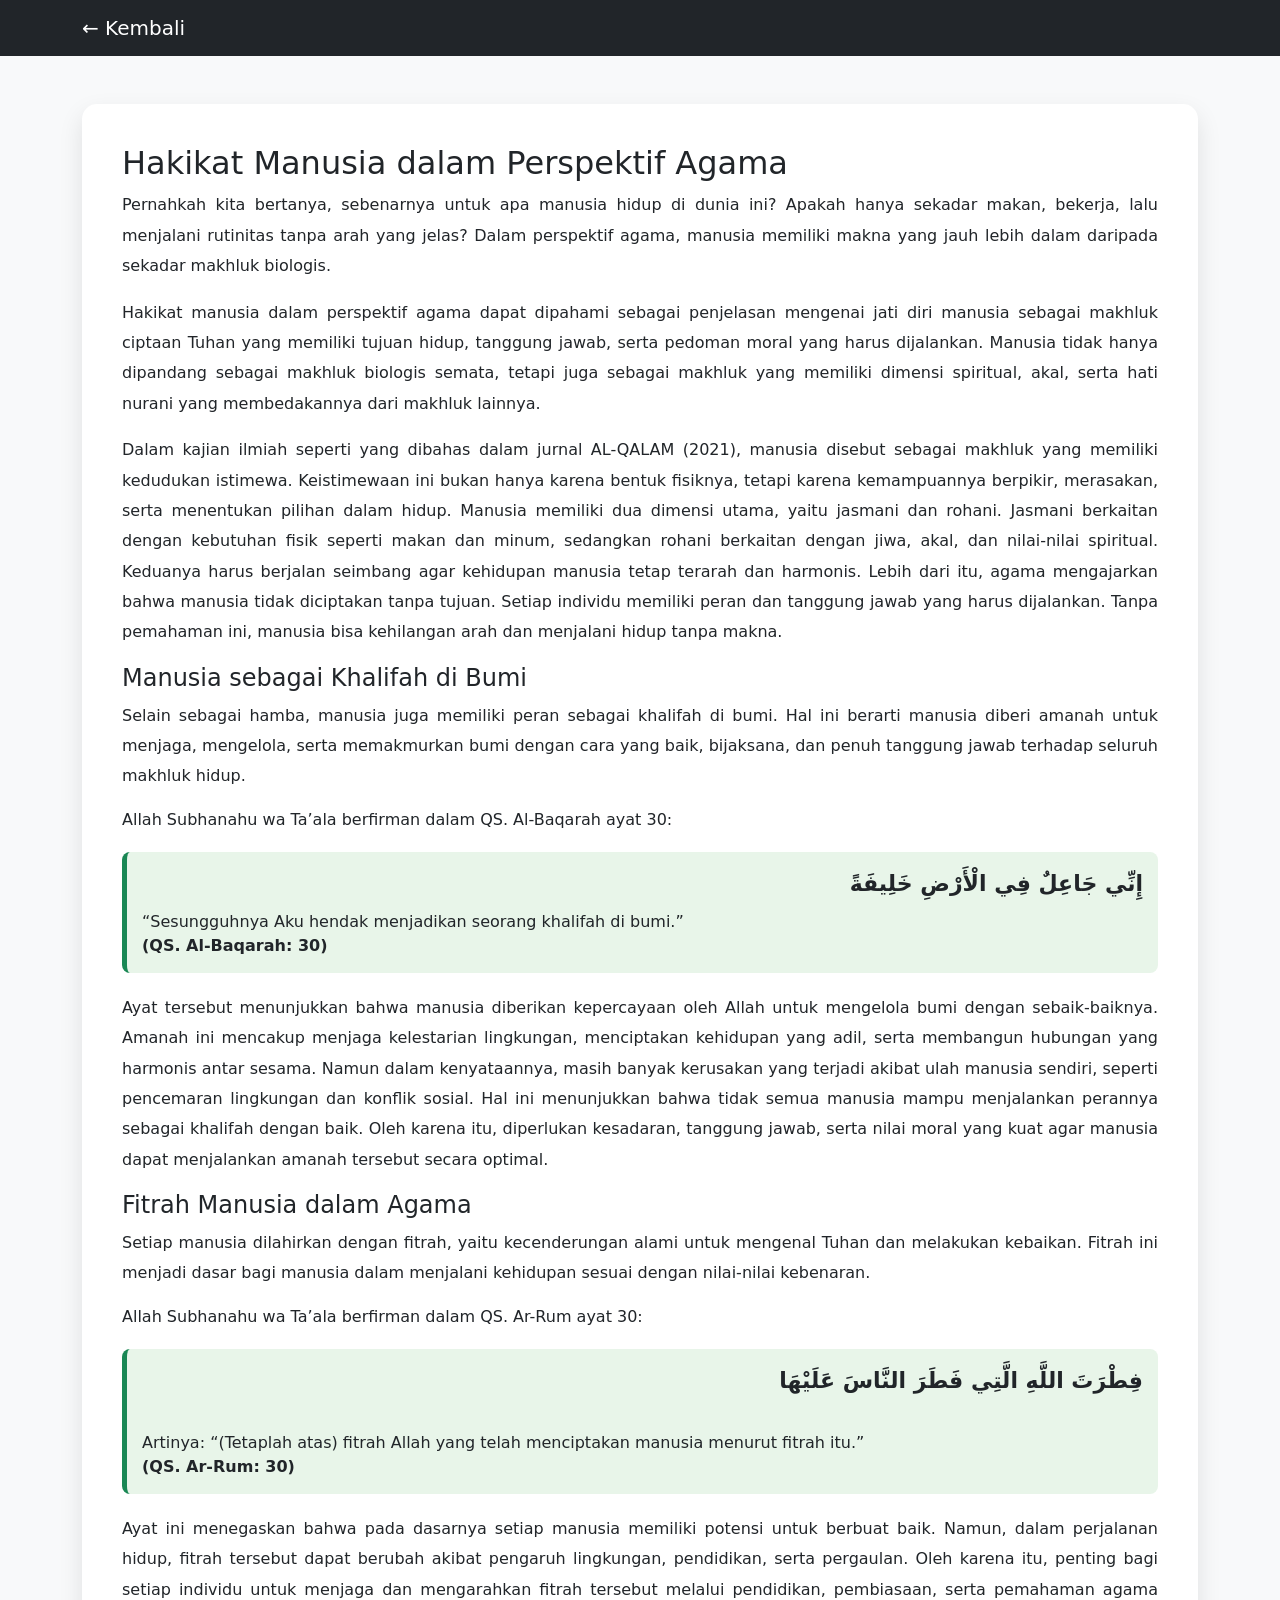
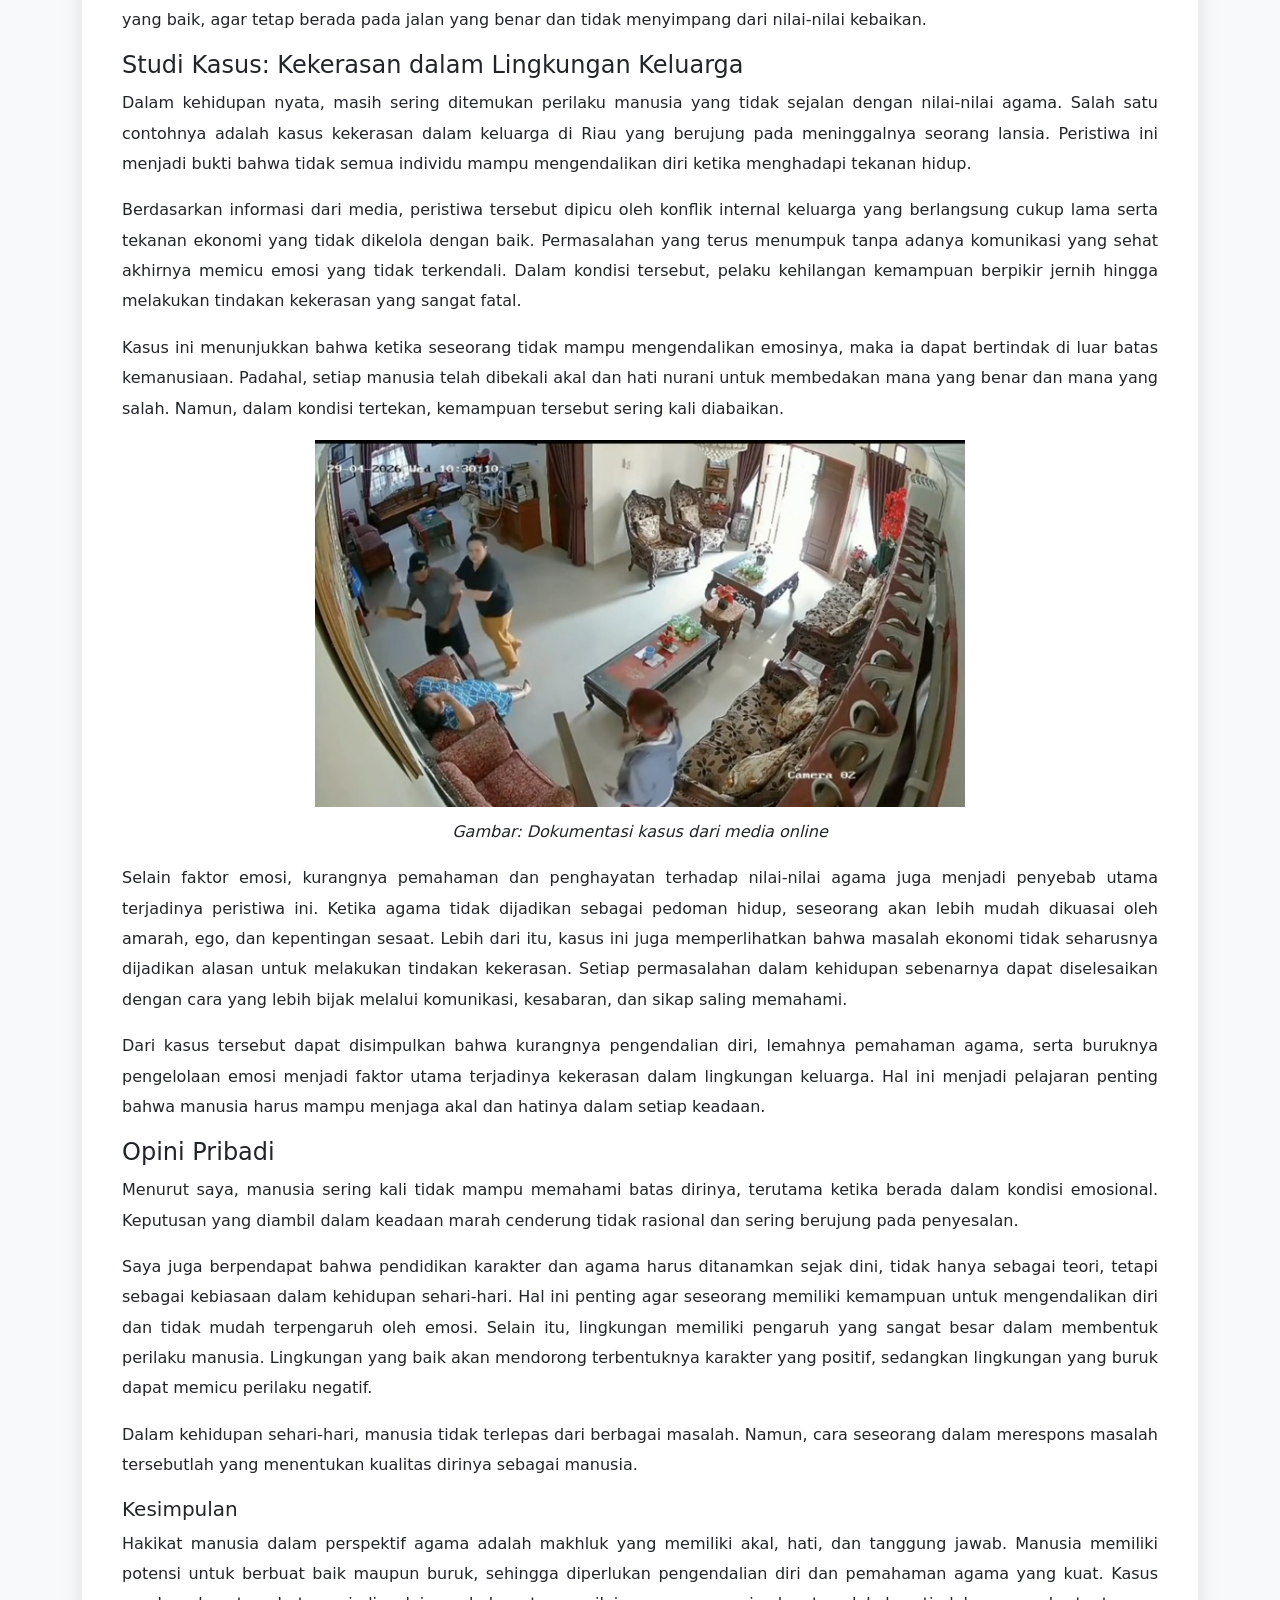
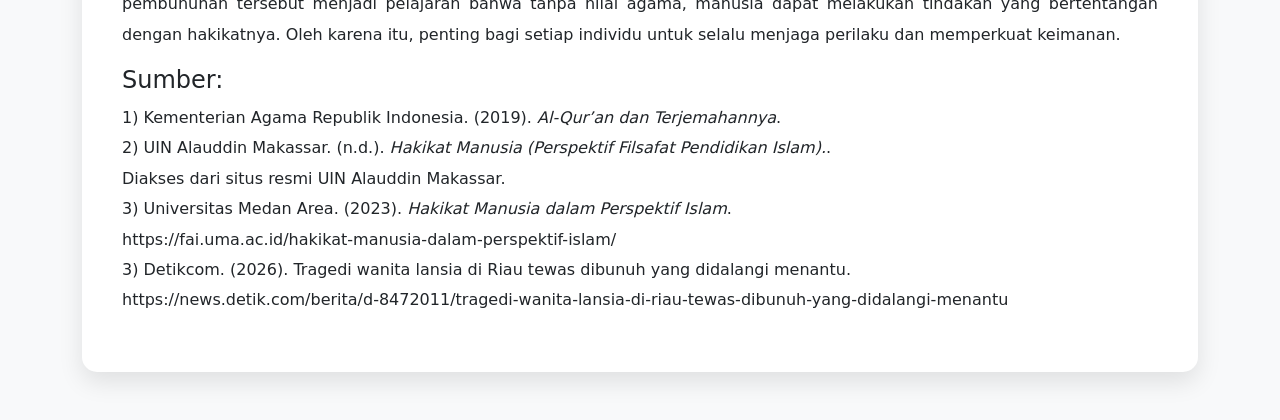
<file: UTS.html>
<!DOCTYPE html>
<html lang="id">
<head>
    <meta charset="UTF-8">
    <title>Hakikat Manusia</title>
    <meta name="viewport" content="width=device-width, initial-scale=1">

    <link href="https://cdn.jsdelivr.net/npm/bootstrap@5.3.2/dist/css/bootstrap.min.css" rel="stylesheet">

    <style>
        body { background: #f8f9fa; }

        .content { 
            background: white; 
            padding: 40px; 
            border-radius: 15px; 
            box-shadow: 0 10px 25px rgba(0,0,0,0.1);
        }

        .ayat {
            background: #e8f5e9;
            padding: 15px;
            border-left: 5px solid #198754;
            border-radius: 8px;
            margin: 20px 0;
        }

        .arab {
            font-size: 22px;
            text-align: right;
            direction: rtl;
            font-weight: bold;
            margin-bottom: 10px;
        }

        p {
            text-align: justify;
            line-height: 1.9;
        }
    </style>
</head>
<body>


<nav class="navbar navbar-dark bg-dark">
  <div class="container">
    <a class="navbar-brand" href="index.html">← Kembali</a>
  </div>
</nav>


<div class="container py-5">
<div class="content">

<h2>Hakikat Manusia dalam Perspektif Agama</h2>

<p>
Pernahkah kita bertanya, sebenarnya untuk apa manusia hidup di dunia ini? Apakah hanya sekadar makan, bekerja, lalu menjalani rutinitas tanpa arah yang jelas? Dalam perspektif agama, manusia memiliki makna yang jauh lebih dalam daripada sekadar makhluk biologis.
</p>

<p>
Hakikat manusia dalam perspektif agama dapat dipahami sebagai penjelasan mengenai jati diri manusia sebagai makhluk ciptaan Tuhan yang memiliki tujuan hidup, tanggung jawab, serta pedoman moral yang harus dijalankan. Manusia tidak hanya dipandang sebagai makhluk biologis semata, tetapi juga sebagai makhluk yang memiliki dimensi spiritual, akal, serta hati nurani yang membedakannya dari makhluk lainnya.
</p>

<p>
Dalam kajian ilmiah seperti yang dibahas dalam jurnal AL-QALAM (2021), manusia disebut sebagai makhluk yang memiliki kedudukan istimewa. Keistimewaan ini bukan hanya karena bentuk fisiknya, tetapi karena kemampuannya berpikir, merasakan, serta menentukan pilihan dalam hidup. Manusia memiliki dua dimensi utama, yaitu jasmani dan rohani. Jasmani berkaitan dengan kebutuhan fisik seperti makan dan minum, sedangkan rohani berkaitan dengan jiwa, akal, dan nilai-nilai spiritual. Keduanya harus berjalan seimbang agar kehidupan manusia tetap terarah dan harmonis.
Lebih dari itu, agama mengajarkan bahwa manusia tidak diciptakan tanpa tujuan. Setiap individu memiliki peran dan tanggung jawab yang harus dijalankan. Tanpa pemahaman ini, manusia bisa kehilangan arah dan menjalani hidup tanpa makna.
</p>

<h4>Manusia sebagai Khalifah di Bumi</h4>

<p>
Selain sebagai hamba, manusia juga memiliki peran sebagai khalifah di bumi. Hal ini berarti manusia diberi amanah untuk menjaga, mengelola, serta memakmurkan bumi dengan cara yang baik, bijaksana, dan penuh tanggung jawab terhadap seluruh makhluk hidup.
</p>
Allah Subhanahu wa Ta’ala berfirman dalam QS. Al-Baqarah ayat 30:
<div class="ayat">
    
    <div class="arab">
        إِنِّي جَاعِلٌ فِي الْأَرْضِ خَلِيفَةً
    </div>
    “Sesungguhnya Aku hendak menjadikan seorang khalifah di bumi.”
    <br><b>(QS. Al-Baqarah: 30)</b>
</div>

<p>
Ayat tersebut menunjukkan bahwa manusia diberikan kepercayaan oleh Allah untuk mengelola bumi dengan sebaik-baiknya. Amanah ini mencakup menjaga kelestarian lingkungan, menciptakan kehidupan yang adil, serta membangun hubungan yang harmonis antar sesama.

Namun dalam kenyataannya, masih banyak kerusakan yang terjadi akibat ulah manusia sendiri, seperti pencemaran lingkungan dan konflik sosial. Hal ini menunjukkan bahwa tidak semua manusia mampu menjalankan perannya sebagai khalifah dengan baik. Oleh karena itu, diperlukan kesadaran, tanggung jawab, serta nilai moral yang kuat agar manusia dapat menjalankan amanah tersebut secara optimal.
</p>

<h4>Fitrah Manusia dalam Agama</h4>

<p>
Setiap manusia dilahirkan dengan fitrah, yaitu kecenderungan alami untuk mengenal Tuhan dan melakukan kebaikan. Fitrah ini menjadi dasar bagi manusia dalam menjalani kehidupan sesuai dengan nilai-nilai kebenaran.
</p>
Allah Subhanahu wa Ta’ala berfirman dalam QS. Ar-Rum ayat 30:
<div class="ayat">
    <div class="arab">
        فِطْرَتَ اللَّهِ الَّتِي فَطَرَ النَّاسَ عَلَيْهَا
    </div>
    
    <br> Artinya:
    “(Tetaplah atas) fitrah Allah yang telah menciptakan manusia menurut fitrah itu.”
    <br><b>(QS. Ar-Rum: 30)</b>
</div>

<p>
Ayat ini menegaskan bahwa pada dasarnya setiap manusia memiliki potensi untuk berbuat baik. Namun, dalam perjalanan hidup, fitrah tersebut dapat berubah akibat pengaruh lingkungan, pendidikan, serta pergaulan.

Oleh karena itu, penting bagi setiap individu untuk menjaga dan mengarahkan fitrah tersebut melalui pendidikan, pembiasaan, serta pemahaman agama yang baik, agar tetap berada pada jalan yang benar dan tidak menyimpang dari nilai-nilai kebaikan.
</p>
<h4>Studi Kasus: Kekerasan dalam Lingkungan Keluarga</h4>

<p>
Dalam kehidupan nyata, masih sering ditemukan perilaku manusia yang tidak sejalan dengan nilai-nilai agama. Salah satu contohnya adalah kasus kekerasan dalam keluarga di Riau yang berujung pada meninggalnya seorang lansia. Peristiwa ini menjadi bukti bahwa tidak semua individu mampu mengendalikan diri ketika menghadapi tekanan hidup.
</p>

<p>
Berdasarkan informasi dari media, peristiwa tersebut dipicu oleh konflik internal keluarga yang berlangsung cukup lama serta tekanan ekonomi yang tidak dikelola dengan baik. Permasalahan yang terus menumpuk tanpa adanya komunikasi yang sehat akhirnya memicu emosi yang tidak terkendali. Dalam kondisi tersebut, pelaku kehilangan kemampuan berpikir jernih hingga melakukan tindakan kekerasan yang sangat fatal.
</p>

<p>
Kasus ini menunjukkan bahwa ketika seseorang tidak mampu mengendalikan emosinya, maka ia dapat bertindak di luar batas kemanusiaan. Padahal, setiap manusia telah dibekali akal dan hati nurani untuk membedakan mana yang benar dan mana yang salah. Namun, dalam kondisi tertekan, kemampuan tersebut sering kali diabaikan.
</p>

<div class="text-center my-3">
    <img src="img/pembunuhan.jpg" class="img-fluid d-block mx-auto" style="max-width:650px;">
    
    <p style="text-align:center; font-style:italic; margin-top:10px;">
        Gambar: Dokumentasi kasus dari media online
    </p>
</div>

<p>
Selain faktor emosi, kurangnya pemahaman dan penghayatan terhadap nilai-nilai agama juga menjadi penyebab utama terjadinya peristiwa ini. Ketika agama tidak dijadikan sebagai pedoman hidup, seseorang akan lebih mudah dikuasai oleh amarah, ego, dan kepentingan sesaat.

Lebih dari itu, kasus ini juga memperlihatkan bahwa masalah ekonomi tidak seharusnya dijadikan alasan untuk melakukan tindakan kekerasan. Setiap permasalahan dalam kehidupan sebenarnya dapat diselesaikan dengan cara yang lebih bijak melalui komunikasi, kesabaran, dan sikap saling memahami.
</p>

<p>
Dari kasus tersebut dapat disimpulkan bahwa kurangnya pengendalian diri, lemahnya pemahaman agama, serta buruknya pengelolaan emosi menjadi faktor utama terjadinya kekerasan dalam lingkungan keluarga. Hal ini menjadi pelajaran penting bahwa manusia harus mampu menjaga akal dan hatinya dalam setiap keadaan.
</p>

<h4>Opini Pribadi</h4>

<p>
Menurut saya, manusia sering kali tidak mampu memahami batas dirinya, terutama ketika berada dalam kondisi emosional. Keputusan yang diambil dalam keadaan marah cenderung tidak rasional dan sering berujung pada penyesalan.
</p>

<p>
Saya juga berpendapat bahwa pendidikan karakter dan agama harus ditanamkan sejak dini, tidak hanya sebagai teori, tetapi sebagai kebiasaan dalam kehidupan sehari-hari. Hal ini penting agar seseorang memiliki kemampuan untuk mengendalikan diri dan tidak mudah terpengaruh oleh emosi.

Selain itu, lingkungan memiliki pengaruh yang sangat besar dalam membentuk perilaku manusia. Lingkungan yang baik akan mendorong terbentuknya karakter yang positif, sedangkan lingkungan yang buruk dapat memicu perilaku negatif.
</p>

<p>
Dalam kehidupan sehari-hari, manusia tidak terlepas dari berbagai masalah. Namun, cara seseorang dalam merespons masalah tersebutlah yang menentukan kualitas dirinya sebagai manusia.
</p>

<h5>Kesimpulan</h5>

<p>
    Hakikat manusia dalam perspektif agama adalah makhluk yang memiliki akal, hati, dan tanggung jawab. Manusia memiliki potensi untuk berbuat baik maupun buruk, sehingga diperlukan pengendalian diri dan pemahaman agama yang kuat.

    Kasus pembunuhan tersebut menjadi pelajaran bahwa tanpa nilai agama, manusia dapat melakukan tindakan yang bertentangan dengan hakikatnya. Oleh karena itu, penting bagi setiap individu untuk selalu menjaga perilaku dan memperkuat keimanan.
</p>

<h4>Sumber: </h4>



<p>
1) Kementerian Agama Republik Indonesia. (2019). <i>Al-Qur’an dan Terjemahannya</i>.<br>

2) UIN Alauddin Makassar. (n.d.). <i>Hakikat Manusia (Perspektif Filsafat Pendidikan Islam).</i>.<br>
Diakses dari situs resmi UIN Alauddin Makassar.<br>

3) Universitas Medan Area. (2023). <i>Hakikat Manusia dalam Perspektif Islam</i>.<br>
https://fai.uma.ac.id/hakikat-manusia-dalam-perspektif-islam/<br>

3) Detikcom. (2026). Tragedi wanita lansia di Riau tewas dibunuh yang didalangi menantu.<br>
https://news.detik.com/berita/d-8472011/tragedi-wanita-lansia-di-riau-tewas-dibunuh-yang-didalangi-menantu
</p>


</div>
</div>

</body>
</html>
</file>
